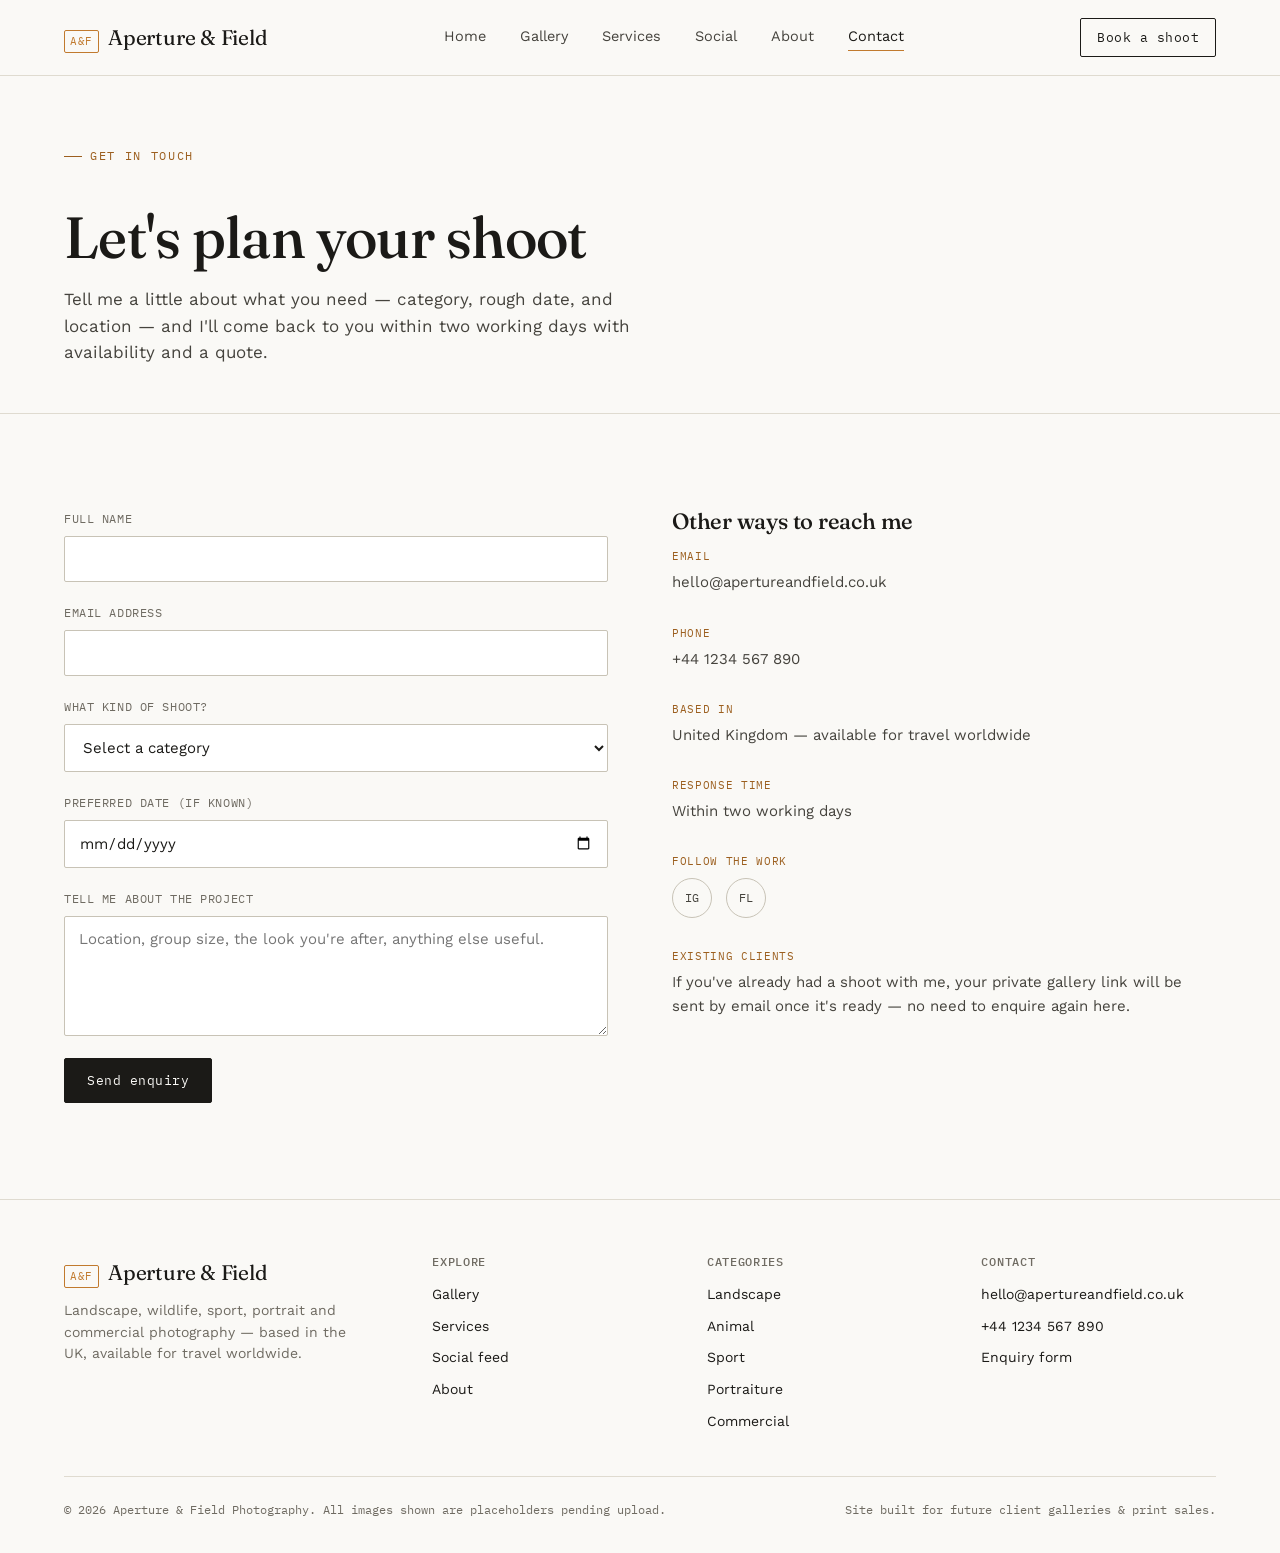
<file: contact.html>
<!DOCTYPE html>
<html lang="en">
<head>
<meta charset="UTF-8">
<meta name="viewport" content="width=device-width, initial-scale=1.0">
<title>Contact — Aperture & Field Photography</title>
<meta name="description" content="Get in touch to book a landscape, wildlife, sport, portrait or commercial photography session.">
<link rel="preconnect" href="https://fonts.googleapis.com">
<link rel="preconnect" href="https://fonts.gstatic.com" crossorigin>
<link href="https://fonts.googleapis.com/css2?family=Fraunces:ital,opsz,wght@0,9..144,400;0,9..144,500;1,9..144,500&family=Work+Sans:wght@400;500;600&family=IBM+Plex+Mono:wght@400;500&display=swap" rel="stylesheet">
<link rel="stylesheet" href="css/style.css">
</head>
<body>

<header class="site-header">
  <div class="wrap">
    <a href="index.html" class="brand"><span class="mark">A&F</span> Aperture &amp; Field</a>
    <nav>
      <ul class="nav-links">
        <li><a href="index.html">Home</a></li>
        <li><a href="gallery.html">Gallery</a></li>
        <li><a href="services.html">Services</a></li>
        <li><a href="social.html">Social</a></li>
        <li><a href="about.html">About</a></li>
        <li><a href="contact.html" aria-current="page">Contact</a></li>
      </ul>
    </nav>
    <a href="contact.html" class="nav-cta">Book a shoot</a>
    <button class="nav-toggle" aria-label="Toggle menu" aria-expanded="false">
      <span></span><span></span><span></span>
    </button>
  </div>
</header>

<div class="page-intro">
  <div class="wrap">
    <span class="eyebrow">Get in touch</span>
    <h1 class="mt-40">Let's plan your shoot</h1>
    <p class="lede">Tell me a little about what you need — category, rough date, and location — and I'll come back to you within two working days with availability and a quote.</p>
  </div>
</div>

<section>
  <div class="wrap">
    <div class="contact-grid">
      <div>
        <form id="enquiry-form" onsubmit="event.preventDefault(); this.querySelector('.form-success').style.display='block'; this.querySelectorAll('input,select,textarea,button').forEach(el => el.disabled = true);">
          <div class="field">
            <label for="name">Full name</label>
            <input type="text" id="name" name="name" required>
          </div>
          <div class="field">
            <label for="email">Email address</label>
            <input type="email" id="email" name="email" required>
          </div>
          <div class="field">
            <label for="category">What kind of shoot?</label>
            <select id="category" name="category" required>
              <option value="">Select a category</option>
              <option value="landscape">Landscape</option>
              <option value="animal">Animal / Wildlife</option>
              <option value="sport">Sport</option>
              <option value="portraiture">Portraiture</option>
              <option value="commercial">Commercial</option>
              <option value="other">Something else</option>
            </select>
          </div>
          <div class="field">
            <label for="date">Preferred date (if known)</label>
            <input type="date" id="date" name="date">
          </div>
          <div class="field">
            <label for="message">Tell me about the project</label>
            <textarea id="message" name="message" required placeholder="Location, group size, the look you're after, anything else useful."></textarea>
          </div>
          <button type="submit" class="btn btn-primary">Send enquiry</button>
          <p class="form-success" style="display:none; margin-top:16px; font-family:var(--font-mono); font-size:13px; color:var(--amber-deep);">Thanks — your enquiry details are ready to send. (This demo form isn't wired to an inbox yet — connect it to your email or booking tool when the site goes live.)</p>
        </form>
      </div>

      <div class="contact-info">
        <h3>Other ways to reach me</h3>

        <div class="info-block">
          <span class="il">Email</span>
          <p><a href="mailto:hello@apertureandfield.co.uk">hello@apertureandfield.co.uk</a></p>
        </div>

        <div class="info-block">
          <span class="il">Phone</span>
          <p><a href="tel:+441234567890">+44 1234 567 890</a></p>
        </div>

        <div class="info-block">
          <span class="il">Based in</span>
          <p>United Kingdom — available for travel worldwide</p>
        </div>

        <div class="info-block">
          <span class="il">Response time</span>
          <p>Within two working days</p>
        </div>

        <div class="info-block">
          <span class="il">Follow the work</span>
          <div class="social-row">
            <a href="social.html#instagram" aria-label="Instagram">IG</a>
            <a href="social.html#flickr" aria-label="Flickr">FL</a>
          </div>
        </div>

        <div class="info-block">
          <span class="il">Existing clients</span>
          <p>If you've already had a shoot with me, your private gallery link will be sent by email once it's ready — no need to enquire again here.</p>
        </div>
      </div>
    </div>
  </div>
</section>

<footer class="site-footer">
  <div class="wrap">
    <div class="footer-grid">
      <div class="footer-brand">
        <a href="index.html" class="brand"><span class="mark">A&F</span> Aperture &amp; Field</a>
        <p>Landscape, wildlife, sport, portrait and commercial photography — based in the UK, available for travel worldwide.</p>
      </div>
      <div>
        <h4>Explore</h4>
        <ul>
          <li><a href="gallery.html">Gallery</a></li>
          <li><a href="services.html">Services</a></li>
          <li><a href="social.html">Social feed</a></li>
          <li><a href="about.html">About</a></li>
        </ul>
      </div>
      <div>
        <h4>Categories</h4>
        <ul>
          <li><a href="gallery.html#landscape">Landscape</a></li>
          <li><a href="gallery.html#animal">Animal</a></li>
          <li><a href="gallery.html#sport">Sport</a></li>
          <li><a href="gallery.html#portraiture">Portraiture</a></li>
          <li><a href="gallery.html#commercial">Commercial</a></li>
        </ul>
      </div>
      <div>
        <h4>Contact</h4>
        <ul>
          <li><a href="mailto:hello@apertureandfield.co.uk">hello@apertureandfield.co.uk</a></li>
          <li><a href="tel:+441234567890">+44 1234 567 890</a></li>
          <li><a href="contact.html">Enquiry form</a></li>
        </ul>
      </div>
    </div>
    <div class="footer-bottom">
      <span>© 2026 Aperture &amp; Field Photography. All images shown are placeholders pending upload.</span>
      <span>Site built for future client galleries &amp; print sales.</span>
    </div>
  </div>
</footer>

<script src="js/main.js"></script>
</body>
</html>
</file>
<file: css/style.css>
/* ==========================================================================
   Aperture & Field — core stylesheet
   A light, editorial portfolio for a working photographer.
   Design language borrows from darkroom proof sheets and camera EXIF data:
   warm paper, hairline rules, and small mono "metadata" tags.
   ========================================================================== */

:root {
  /* Color tokens */
  --paper: #faf9f6;
  --paper-dim: #f2f0ea;
  --ink: #1b1a17;
  --ink-soft: #45433d;
  --grey: #6f6b62;
  --hairline: #dfdbd0;
  --hairline-strong: #c8c3b6;
  --amber: #c17a2e;
  --amber-deep: #9c5f1f;
  --amber-wash: #f3e3cd;
  --white: #ffffff;

  /* Type */
  --font-display: "Fraunces", "Iowan Old Style", Georgia, serif;
  --font-body: "Work Sans", -apple-system, BlinkMacSystemFont, sans-serif;
  --font-mono: "IBM Plex Mono", ui-monospace, "SFMono-Regular", monospace;

  /* Layout */
  --max-width: 1320px;
  --gutter: clamp(20px, 5vw, 64px);
  --nav-height: 76px;
}

* { box-sizing: border-box; }

html {
  scroll-behavior: smooth;
}

@media (prefers-reduced-motion: reduce) {
  html { scroll-behavior: auto; }
  *, *::before, *::after {
    animation-duration: 0.001ms !important;
    animation-iteration-count: 1 !important;
    transition-duration: 0.001ms !important;
  }
}

body {
  margin: 0;
  background: var(--paper);
  color: var(--ink);
  font-family: var(--font-body);
  font-size: 16px;
  line-height: 1.55;
  -webkit-font-smoothing: antialiased;
}

img { max-width: 100%; display: block; }

a {
  color: inherit;
  text-decoration: none;
}

h1, h2, h3, h4 {
  font-family: var(--font-display);
  font-weight: 500;
  line-height: 1.08;
  margin: 0;
  letter-spacing: -0.01em;
}

p { margin: 0; }

.wrap {
  max-width: var(--max-width);
  margin: 0 auto;
  padding-left: var(--gutter);
  padding-right: var(--gutter);
}

.eyebrow {
  font-family: var(--font-mono);
  font-size: 12px;
  letter-spacing: 0.14em;
  text-transform: uppercase;
  color: var(--amber-deep);
  display: inline-flex;
  align-items: center;
  gap: 8px;
}

.eyebrow::before {
  content: "";
  width: 18px;
  height: 1px;
  background: var(--amber-deep);
  display: inline-block;
}

/* Focus states — always visible */
a:focus-visible,
button:focus-visible,
input:focus-visible,
textarea:focus-visible,
select:focus-visible {
  outline: 2px solid var(--amber-deep);
  outline-offset: 3px;
}

/* ------------------------------ Nav -------------------------------- */

.site-header {
  position: sticky;
  top: 0;
  z-index: 100;
  height: var(--nav-height);
  display: flex;
  align-items: center;
  background: rgba(250, 249, 246, 0.92);
  backdrop-filter: blur(8px);
  border-bottom: 1px solid var(--hairline);
}

.site-header .wrap {
  display: flex;
  align-items: center;
  justify-content: space-between;
  width: 100%;
}

.brand {
  font-family: var(--font-display);
  font-size: 21px;
  letter-spacing: -0.01em;
  display: flex;
  align-items: baseline;
  gap: 9px;
}

.brand .mark {
  font-family: var(--font-mono);
  font-size: 11px;
  color: var(--amber);
  border: 1px solid var(--amber);
  border-radius: 2px;
  padding: 2px 5px;
  letter-spacing: 0.06em;
}

.nav-links {
  display: flex;
  align-items: center;
  gap: 34px;
  list-style: none;
  margin: 0;
  padding: 0;
  font-size: 14.5px;
}

.nav-links a {
  position: relative;
  padding: 6px 0;
  color: var(--ink-soft);
  transition: color 0.15s ease;
}

.nav-links a:hover { color: var(--ink); }

.nav-links a::after {
  content: "";
  position: absolute;
  left: 0; right: 0; bottom: 0;
  height: 1px;
  background: var(--amber);
  transform: scaleX(0);
  transform-origin: left;
  transition: transform 0.2s ease;
}

.nav-links a:hover::after,
.nav-links a[aria-current="page"]::after {
  transform: scaleX(1);
}

.nav-links a[aria-current="page"] { color: var(--ink); }

.nav-cta {
  font-family: var(--font-mono);
  font-size: 12.5px;
  letter-spacing: 0.04em;
  border: 1px solid var(--ink);
  padding: 9px 16px;
  border-radius: 2px;
  transition: background 0.15s ease, color 0.15s ease;
  white-space: nowrap;
}

.nav-cta:hover { background: var(--ink); color: var(--paper); }

.nav-toggle {
  display: none;
  background: none;
  border: none;
  cursor: pointer;
  padding: 6px;
}

.nav-toggle span {
  display: block;
  width: 24px;
  height: 1.5px;
  background: var(--ink);
  margin: 5px 0;
  transition: transform 0.2s ease, opacity 0.2s ease;
}

@media (max-width: 860px) {
  .nav-links, .nav-cta { display: none; }
  .nav-toggle { display: block; }

  .site-header.nav-open .nav-links {
    display: flex;
    flex-direction: column;
    position: absolute;
    top: var(--nav-height);
    left: 0; right: 0;
    background: var(--paper);
    border-bottom: 1px solid var(--hairline);
    padding: 20px var(--gutter) 26px;
    gap: 18px;
    align-items: flex-start;
  }

  .site-header.nav-open .nav-cta {
    display: inline-block;
    margin: 4px var(--gutter) 22px;
  }

  .site-header.nav-open {
    background: var(--paper);
  }
}

/* ------------------------------ Buttons -------------------------------- */

.btn {
  display: inline-flex;
  align-items: center;
  gap: 10px;
  font-family: var(--font-mono);
  font-size: 13px;
  letter-spacing: 0.04em;
  padding: 13px 22px;
  border-radius: 2px;
  border: 1px solid var(--ink);
  cursor: pointer;
  background: transparent;
  color: var(--ink);
  transition: background 0.15s ease, color 0.15s ease, border-color 0.15s ease;
}

.btn:hover { background: var(--ink); color: var(--paper); }

.btn-primary {
  background: var(--ink);
  color: var(--paper);
}

.btn-primary:hover {
  background: var(--amber-deep);
  border-color: var(--amber-deep);
}

.btn-amber {
  border-color: var(--amber-deep);
  color: var(--amber-deep);
}

.btn-amber:hover {
  background: var(--amber-deep);
  color: var(--white);
}

/* ------------------------------ Hero -------------------------------- */

.hero {
  position: relative;
  display: grid;
  grid-template-columns: 1.1fr 0.9fr;
  align-items: stretch;
  min-height: calc(100vh - var(--nav-height));
  border-bottom: 1px solid var(--hairline);
}

.hero-copy {
  display: flex;
  flex-direction: column;
  justify-content: center;
  gap: 26px;
  padding: 64px var(--gutter);
}

.hero-copy h1 {
  font-size: clamp(42px, 6vw, 84px);
  max-width: 12ch;
}

.hero-copy h1 em {
  font-style: italic;
  color: var(--amber-deep);
}

.hero-copy .lede {
  font-size: 18px;
  color: var(--ink-soft);
  max-width: 46ch;
}

.hero-actions {
  display: flex;
  gap: 14px;
  flex-wrap: wrap;
  margin-top: 8px;
}

.hero-frame {
  position: relative;
  overflow: hidden;
  background: var(--paper-dim);
  border-left: 1px solid var(--hairline);
}

.hero-frame img {
  width: 100%;
  height: 100%;
  object-fit: cover;
}

.hero-tag {
  position: absolute;
  left: 20px;
  bottom: 20px;
  font-family: var(--font-mono);
  font-size: 11.5px;
  letter-spacing: 0.05em;
  color: var(--white);
  background: rgba(20, 19, 16, 0.55);
  backdrop-filter: blur(3px);
  padding: 7px 11px;
  border-radius: 2px;
}

@media (max-width: 900px) {
  .hero { grid-template-columns: 1fr; min-height: auto; }
  .hero-frame { height: 56vh; border-left: none; border-top: 1px solid var(--hairline); }
  .hero-copy { padding: 48px var(--gutter) 40px; }
}

/* ------------------------------ Sections -------------------------------- */

section { padding: 96px 0; }
section.tight { padding: 64px 0; }
section + section { border-top: 1px solid var(--hairline); }

.section-head {
  display: flex;
  justify-content: space-between;
  align-items: flex-end;
  gap: 24px;
  margin-bottom: 44px;
  flex-wrap: wrap;
}

.section-head h2 {
  font-size: clamp(28px, 3.4vw, 40px);
  margin-top: 12px;
}

.section-head .lede {
  color: var(--grey);
  max-width: 42ch;
  font-size: 15.5px;
}

/* ------------------------------ Category grid (home) -------------------------------- */

.category-grid {
  display: grid;
  grid-template-columns: repeat(5, 1fr);
  gap: 1px;
  background: var(--hairline);
  border: 1px solid var(--hairline);
}

.category-card {
  position: relative;
  background: var(--ink);
  aspect-ratio: 3/4;
  overflow: hidden;
  display: flex;
  align-items: flex-end;
  color: var(--white);
}

.category-card img {
  position: absolute;
  inset: 0;
  width: 100%;
  height: 100%;
  object-fit: cover;
  opacity: 0.72;
  transition: transform 0.5s ease, opacity 0.3s ease;
}

.category-card:hover img { transform: scale(1.06); opacity: 0.85; }

.category-card::after {
  content: "";
  position: absolute;
  inset: 0;
  background: linear-gradient(180deg, rgba(0,0,0,0) 40%, rgba(15,13,10,0.85) 100%);
}

.category-card .cc-label {
  position: relative;
  z-index: 2;
  padding: 20px 16px;
  width: 100%;
}

.category-card .cc-index {
  font-family: var(--font-mono);
  font-size: 11px;
  color: var(--amber);
  display: block;
  margin-bottom: 4px;
  letter-spacing: 0.05em;
}

.category-card .cc-name {
  font-family: var(--font-display);
  font-size: 21px;
}

@media (max-width: 980px) {
  .category-grid { grid-template-columns: repeat(3, 1fr); }
}
@media (max-width: 620px) {
  .category-grid { grid-template-columns: repeat(2, 1fr); }
}

/* ------------------------------ Gallery filter + grid -------------------------------- */

.filter-bar {
  display: flex;
  flex-wrap: wrap;
  gap: 10px;
  margin-bottom: 40px;
}

.filter-btn {
  font-family: var(--font-mono);
  font-size: 12.5px;
  letter-spacing: 0.04em;
  padding: 9px 16px;
  border: 1px solid var(--hairline-strong);
  border-radius: 999px;
  background: transparent;
  color: var(--ink-soft);
  cursor: pointer;
  transition: all 0.15s ease;
}

.filter-btn:hover { border-color: var(--ink); color: var(--ink); }

.filter-btn.active {
  background: var(--ink);
  border-color: var(--ink);
  color: var(--paper);
}

.gallery-grid {
  display: grid;
  grid-template-columns: repeat(4, 1fr);
  gap: 18px;
}

.gallery-grid.masonry {
  grid-auto-flow: dense;
}

.g-item {
  position: relative;
  overflow: hidden;
  background: var(--paper-dim);
  cursor: pointer;
  border: 1px solid var(--hairline);
}

.g-item.tall { grid-row: span 2; }

.g-item img {
  width: 100%;
  height: 100%;
  object-fit: cover;
  transition: transform 0.45s ease;
  aspect-ratio: 4/5;
}

.g-item.tall img { aspect-ratio: 4/10; }

.g-item:hover img { transform: scale(1.045); }

.g-meta {
  position: absolute;
  left: 0; right: 0; bottom: 0;
  padding: 14px 16px;
  background: linear-gradient(180deg, rgba(0,0,0,0) 0%, rgba(10,9,7,0.82) 100%);
  color: var(--white);
  opacity: 0;
  transform: translateY(6px);
  transition: opacity 0.2s ease, transform 0.2s ease;
}

.g-item:hover .g-meta { opacity: 1; transform: translateY(0); }

.g-meta .g-title {
  font-family: var(--font-display);
  font-size: 16px;
  margin-bottom: 3px;
}

.g-meta .g-exif {
  font-family: var(--font-mono);
  font-size: 10.5px;
  letter-spacing: 0.03em;
  color: var(--amber-wash);
  opacity: 0.9;
}

.gallery-empty {
  display: none;
  padding: 60px 0;
  text-align: center;
  color: var(--grey);
  font-family: var(--font-mono);
  font-size: 13px;
  grid-column: 1 / -1;
}

@media (max-width: 1080px) {
  .gallery-grid { grid-template-columns: repeat(3, 1fr); }
}
@media (max-width: 720px) {
  .gallery-grid { grid-template-columns: repeat(2, 1fr); gap: 10px; }
  .g-item.tall { grid-row: span 1; }
  .g-item.tall img { aspect-ratio: 4/5; }
}

/* ------------------------------ Lightbox -------------------------------- */

.lightbox {
  position: fixed;
  inset: 0;
  z-index: 200;
  background: rgba(16, 14, 11, 0.94);
  display: none;
  align-items: center;
  justify-content: center;
  padding: 40px;
}

.lightbox.open { display: flex; }

.lightbox figure {
  margin: 0;
  max-width: 1100px;
  max-height: 88vh;
  width: 100%;
}

.lightbox img {
  width: 100%;
  height: 100%;
  max-height: 78vh;
  object-fit: contain;
}

.lightbox figcaption {
  color: var(--amber-wash);
  font-family: var(--font-mono);
  font-size: 12px;
  margin-top: 14px;
  display: flex;
  justify-content: space-between;
  flex-wrap: wrap;
  gap: 10px;
}

.lightbox-close, .lightbox-prev, .lightbox-next {
  position: fixed;
  background: none;
  border: 1px solid rgba(255,255,255,0.3);
  color: var(--white);
  border-radius: 50%;
  width: 44px;
  height: 44px;
  cursor: pointer;
  display: flex;
  align-items: center;
  justify-content: center;
  font-size: 18px;
  transition: background 0.15s ease;
}

.lightbox-close:hover, .lightbox-prev:hover, .lightbox-next:hover {
  background: rgba(255,255,255,0.12);
}

.lightbox-close { top: 28px; right: 28px; }
.lightbox-prev { left: 28px; top: 50%; transform: translateY(-50%); }
.lightbox-next { right: 28px; top: 50%; transform: translateY(-50%); }

@media (max-width: 700px) {
  .lightbox { padding: 16px; }
  .lightbox-prev, .lightbox-next { width: 38px; height: 38px; }
}

/* ------------------------------ Services -------------------------------- */

.services-grid {
  display: grid;
  grid-template-columns: repeat(3, 1fr);
  gap: 1px;
  background: var(--hairline);
  border: 1px solid var(--hairline);
}

.service-card {
  background: var(--paper);
  padding: 36px 30px;
  display: flex;
  flex-direction: column;
  gap: 16px;
}

.service-card .s-num {
  font-family: var(--font-mono);
  font-size: 12px;
  color: var(--amber-deep);
}

.service-card h3 {
  font-size: 23px;
}

.service-card p {
  color: var(--ink-soft);
  font-size: 14.5px;
}

.service-card ul {
  margin: 0;
  padding: 0;
  list-style: none;
  font-size: 13.5px;
  color: var(--grey);
  display: flex;
  flex-direction: column;
  gap: 7px;
}

.service-card li::before {
  content: "— ";
  color: var(--amber);
}

@media (max-width: 900px) {
  .services-grid { grid-template-columns: 1fr; }
}

/* ------------------------------ Roadmap / upcoming features -------------------------------- */

.roadmap {
  background: var(--ink);
  color: var(--paper);
}

.roadmap .section-head .lede { color: rgba(250,249,246,0.65); }
.roadmap .eyebrow { color: var(--amber); }
.roadmap .eyebrow::before { background: var(--amber); }

.roadmap-grid {
  display: grid;
  grid-template-columns: repeat(3, 1fr);
  gap: 28px;
}

.roadmap-card {
  border: 1px solid rgba(250,249,246,0.16);
  padding: 28px 24px;
  border-radius: 3px;
}

.roadmap-card .rc-status {
  font-family: var(--font-mono);
  font-size: 10.5px;
  letter-spacing: 0.08em;
  text-transform: uppercase;
  color: var(--amber);
  border: 1px solid var(--amber-deep);
  display: inline-block;
  padding: 4px 9px;
  border-radius: 999px;
  margin-bottom: 16px;
}

.roadmap-card h3 {
  font-size: 19px;
  margin-bottom: 10px;
}

.roadmap-card p {
  font-size: 14px;
  color: rgba(250,249,246,0.68);
}

@media (max-width: 900px) {
  .roadmap-grid { grid-template-columns: 1fr; }
}

/* ------------------------------ Testimonial / quote strip -------------------------------- */

.quote-strip {
  padding: 80px 0;
  text-align: center;
}

.quote-strip blockquote {
  font-family: var(--font-display);
  font-style: italic;
  font-size: clamp(22px, 3vw, 32px);
  max-width: 26ch;
  margin: 0 auto 20px;
  color: var(--ink);
}

.quote-strip cite {
  font-family: var(--font-mono);
  font-style: normal;
  font-size: 12.5px;
  color: var(--grey);
  letter-spacing: 0.03em;
}

/* ------------------------------ About page -------------------------------- */

.about-hero {
  display: grid;
  grid-template-columns: 0.85fr 1.15fr;
  gap: 56px;
  align-items: center;
}

.about-hero .frame {
  aspect-ratio: 4/5;
  overflow: hidden;
  border: 1px solid var(--hairline);
}

.about-hero .frame img { width: 100%; height: 100%; object-fit: cover; }

.stat-row {
  display: flex;
  gap: 40px;
  margin-top: 32px;
  flex-wrap: wrap;
}

.stat {
  font-family: var(--font-mono);
}

.stat .num {
  font-family: var(--font-display);
  font-size: 34px;
  color: var(--amber-deep);
  display: block;
}

.stat .label {
  font-size: 11.5px;
  color: var(--grey);
  letter-spacing: 0.04em;
  text-transform: uppercase;
}

@media (max-width: 900px) {
  .about-hero { grid-template-columns: 1fr; }
}

.kit-list {
  display: grid;
  grid-template-columns: repeat(2, 1fr);
  gap: 10px 40px;
  font-family: var(--font-mono);
  font-size: 13.5px;
}

.kit-list div {
  display: flex;
  justify-content: space-between;
  padding: 10px 0;
  border-bottom: 1px solid var(--hairline);
}

.kit-list span:last-child { color: var(--grey); }

/* ------------------------------ Contact -------------------------------- */

.contact-grid {
  display: grid;
  grid-template-columns: 1fr 1fr;
  gap: 64px;
}

.field {
  display: flex;
  flex-direction: column;
  gap: 8px;
  margin-bottom: 22px;
}

.field label {
  font-family: var(--font-mono);
  font-size: 11.5px;
  letter-spacing: 0.05em;
  text-transform: uppercase;
  color: var(--grey);
}

.field input, .field select, .field textarea {
  border: 1px solid var(--hairline-strong);
  background: var(--white);
  padding: 13px 14px;
  font-family: var(--font-body);
  font-size: 15px;
  color: var(--ink);
  border-radius: 2px;
}

.field textarea { resize: vertical; min-height: 120px; }

.field input:focus, .field select:focus, .field textarea:focus {
  border-color: var(--amber-deep);
  outline: none;
}

.contact-info h3 { font-size: 22px; margin-bottom: 14px; }

.info-block {
  margin-bottom: 30px;
}

.info-block .il {
  font-family: var(--font-mono);
  font-size: 11px;
  text-transform: uppercase;
  letter-spacing: 0.06em;
  color: var(--amber-deep);
  display: block;
  margin-bottom: 6px;
}

.info-block p, .info-block a { font-size: 15px; color: var(--ink-soft); }

.social-row {
  display: flex;
  gap: 14px;
  margin-top: 8px;
}

.social-row a {
  width: 40px; height: 40px;
  border: 1px solid var(--hairline-strong);
  border-radius: 50%;
  display: flex; align-items: center; justify-content: center;
  font-family: var(--font-mono);
  font-size: 12px;
  transition: all 0.15s ease;
}

.social-row a:hover { background: var(--ink); color: var(--paper); border-color: var(--ink); }

@media (max-width: 860px) {
  .contact-grid { grid-template-columns: 1fr; gap: 40px; }
}

/* ------------------------------ Social feed page -------------------------------- */

.platform-tabs {
  display: flex;
  gap: 10px;
  margin-bottom: 40px;
}

.ptab {
  font-family: var(--font-mono);
  font-size: 13px;
  padding: 11px 20px;
  border: 1px solid var(--hairline-strong);
  border-radius: 999px;
  background: transparent;
  cursor: pointer;
  color: var(--ink-soft);
  display: flex;
  align-items: center;
  gap: 8px;
}

.ptab.active {
  background: var(--ink);
  border-color: var(--ink);
  color: var(--paper);
}

.feed-panel { display: none; }
.feed-panel.active { display: block; }

.feed-grid {
  display: grid;
  grid-template-columns: repeat(4, 1fr);
  gap: 4px;
}

.feed-item {
  position: relative;
  aspect-ratio: 1/1;
  overflow: hidden;
  background: var(--paper-dim);
}

.feed-item img {
  width: 100%; height: 100%; object-fit: cover;
  transition: transform 0.4s ease;
}

.feed-item:hover img { transform: scale(1.05); }

.feed-item .fi-overlay {
  position: absolute;
  inset: 0;
  background: rgba(15,13,10,0.35);
  opacity: 0;
  display: flex;
  align-items: center;
  justify-content: center;
  color: var(--white);
  font-family: var(--font-mono);
  font-size: 12px;
  transition: opacity 0.2s ease;
}

.feed-item:hover .fi-overlay { opacity: 1; }

.feed-note {
  margin-top: 28px;
  font-family: var(--font-mono);
  font-size: 12.5px;
  color: var(--grey);
  border: 1px dashed var(--hairline-strong);
  padding: 16px 18px;
  border-radius: 3px;
}

@media (max-width: 900px) {
  .feed-grid { grid-template-columns: repeat(3, 1fr); }
}
@media (max-width: 600px) {
  .feed-grid { grid-template-columns: repeat(2, 1fr); }
}

/* ------------------------------ Footer -------------------------------- */

.site-footer {
  border-top: 1px solid var(--hairline);
  padding: 56px 0 34px;
}

.footer-grid {
  display: grid;
  grid-template-columns: 1.4fr 1fr 1fr 1fr;
  gap: 40px;
  margin-bottom: 44px;
}

.footer-grid h4 {
  font-family: var(--font-mono);
  font-size: 11.5px;
  letter-spacing: 0.06em;
  text-transform: uppercase;
  color: var(--grey);
  margin-bottom: 16px;
}

.footer-grid ul {
  list-style: none;
  margin: 0; padding: 0;
  display: flex;
  flex-direction: column;
  gap: 10px;
  font-size: 14px;
}

.footer-grid ul a:hover { color: var(--amber-deep); }

.footer-brand p {
  color: var(--grey);
  font-size: 14px;
  max-width: 32ch;
  margin-top: 12px;
}

.footer-bottom {
  display: flex;
  justify-content: space-between;
  flex-wrap: wrap;
  gap: 12px;
  padding-top: 24px;
  border-top: 1px solid var(--hairline);
  font-family: var(--font-mono);
  font-size: 11.5px;
  color: var(--grey);
}

@media (max-width: 860px) {
  .footer-grid { grid-template-columns: 1fr 1fr; }
}

/* ------------------------------ Page intro (non-home pages) -------------------------------- */

.page-intro {
  padding: 64px 0 48px;
  border-bottom: 1px solid var(--hairline);
}

.page-intro h1 {
  font-size: clamp(36px, 5vw, 58px);
  max-width: 16ch;
}

.page-intro .lede {
  margin-top: 18px;
  font-size: 17px;
  color: var(--ink-soft);
  max-width: 52ch;
}

/* ------------------------------ Print shop teaser -------------------------------- */

.shop-teaser {
  display: grid;
  grid-template-columns: repeat(4, 1fr);
  gap: 24px;
}

.print-card {
  border: 1px solid var(--hairline);
  background: var(--white);
}

.print-card .pc-img {
  aspect-ratio: 4/5;
  overflow: hidden;
  position: relative;
}

.print-card .pc-img img { width: 100%; height: 100%; object-fit: cover; }

.print-card .pc-lock {
  position: absolute;
  top: 10px; right: 10px;
  background: rgba(20,19,16,0.6);
  color: var(--white);
  font-family: var(--font-mono);
  font-size: 10px;
  padding: 4px 8px;
  border-radius: 999px;
}

.print-card .pc-body {
  padding: 16px;
}

.print-card .pc-title { font-family: var(--font-display); font-size: 16px; margin-bottom: 4px; }
.print-card .pc-price { font-family: var(--font-mono); font-size: 13px; color: var(--grey); }

@media (max-width: 900px) {
  .shop-teaser { grid-template-columns: repeat(2, 1fr); }
}

/* ------------------------------ Utility -------------------------------- */

.center { text-align: center; }
.mt-40 { margin-top: 40px; }
.text-grey { color: var(--grey); }
</file>
